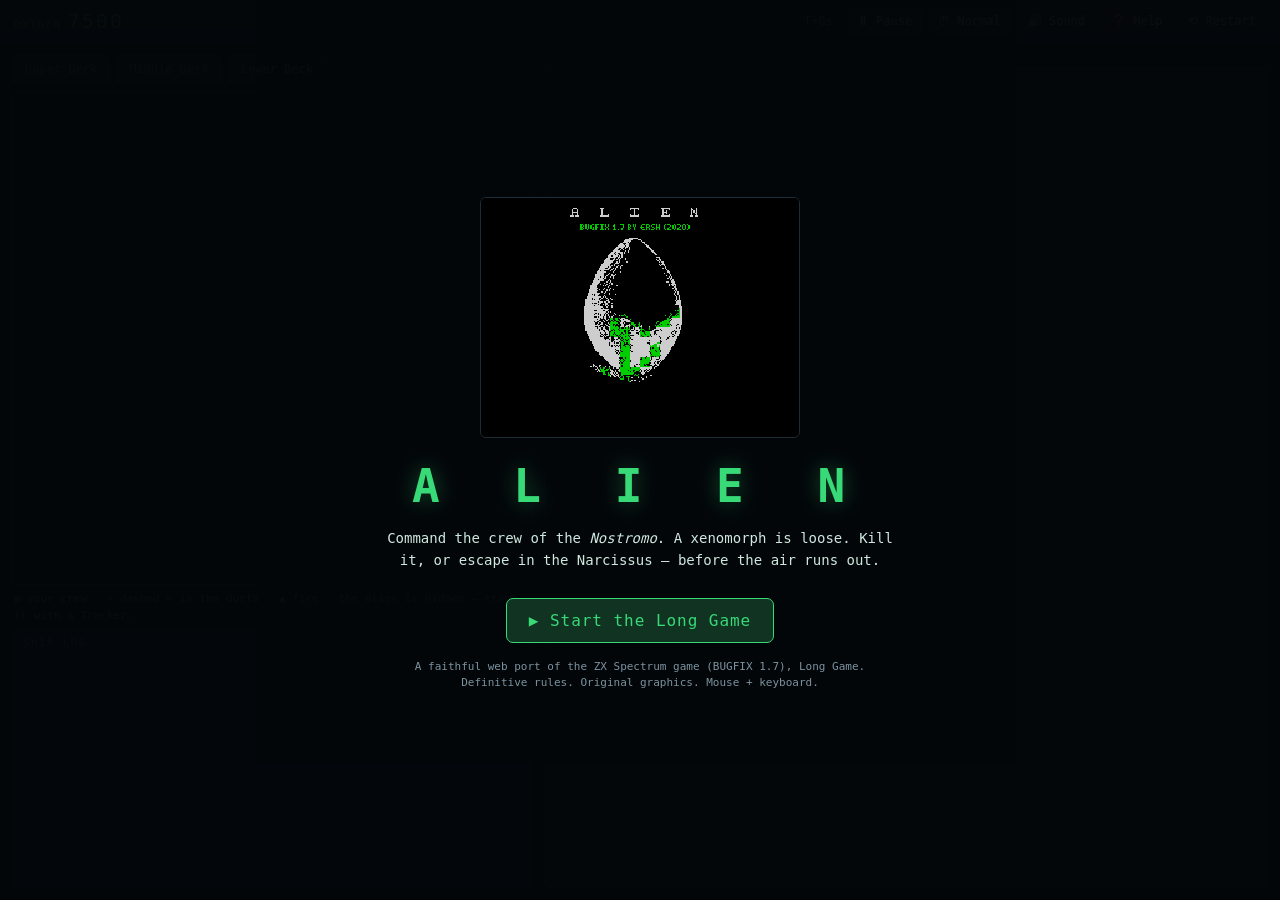
<file: web/index.html>
<!DOCTYPE html>
<html lang="en">
<head>
  <meta charset="utf-8">
  <meta name="viewport" content="width=device-width, initial-scale=1">
  <title>ALIEN — Nostromo (web port)</title>
  <link rel="stylesheet" href="style.css">
</head>
<body>
  <div id="app">
    <!-- Title / start -->
    <div id="startScreen">
      <div class="startInner">
        <canvas id="splashCanvas" class="splash"></canvas>
        <h1>A L I E N</h1>
        <p class="tag">Command the crew of the <em>Nostromo</em>. A xenomorph is loose.
           Kill it, or escape in the Narcissus — before the air runs out.</p>
        <button id="startBtn" class="bigBtn">▶ Start the Long Game</button>
        <p class="fine">A faithful web port of the ZX Spectrum game (BUGFIX 1.7), Long Game.
           Definitive rules. Original graphics. Mouse + keyboard.</p>
      </div>
    </div>

    <!-- HUD -->
    <header id="hud">
      <div class="hudBlock"><span class="hudLabel">OXYGEN</span> <span id="oxy">7500</span></div>
      <div class="hudBlock" id="destruct" hidden></div>
      <div class="hudBlock grow"><span id="alerts"></span></div>
      <div class="hudBlock"><span id="frame">T+0s</span></div>
      <div class="hudControls">
        <button id="btnPause">⏸ Pause</button>
        <button id="btnSpeed" title="Game speed">⏱ Normal</button>
        <button id="btnSound">🔊 Sound</button>
        <button id="btnHelp" title="How to play">❓ Help</button>
        <button id="btnRestart">⟲ Restart</button>
      </div>
    </header>

    <!-- Main -->
    <main id="main">
      <section id="mapPane">
        <div id="deckTabs"></div>
        <div class="mapWrap">
          <canvas id="mapCanvas"></canvas>
          <div id="encounter" hidden>
            <div class="encHead"><span id="encTitle">ALIEN ENCOUNTER</span><button id="encClose" title="hide (show the map)">✕</button></div>
            <canvas id="encCanvas" width="360" height="300"></canvas>
            <div id="encActions"></div>
            <div id="encPend" class="encPend"></div>
            <p class="encHint">It strikes every few seconds — attack, or get them out. ✕ shows the map.</p>
          </div>
          <div id="mapTip" hidden></div>
          <div id="pausedBanner" hidden>⏸ PAUSED — <kbd>Space</kbd> resumes</div>
        </div>
        <p class="maplegend">◍ your crew &nbsp; ⌁ dashed = in the ducts &nbsp; ▲ fire &nbsp; the alien is hidden — track it with a Tracker.</p>
        <section id="logPane">
          <div class="logHead">SHIP LOG</div>
          <div id="log"></div>
          <button id="logJump" hidden>▼ new messages</button>
        </section>
      </section>

      <aside id="sidebar">
        <div id="roster"></div>
        <div id="actionPanel"></div>
      </aside>
    </main>

    <!-- Tutorial (opens on the first launch; ❓ Help reopens it) -->
    <div id="tutorial" hidden>
      <div class="tutBox">
        <h2 class="tutTitle">NOSTROMO — CREW MANUAL</h2>
        <p class="tutIntro">A xenomorph is loose aboard. <strong>The game runs in real
          time</strong>: the ship — and the alien — keep moving while you think, so press
          <kbd>Space</kbd> (or the ⏸ button) to pause whenever you need to plan; you can
          still inspect the ship and give orders while paused. Give your crew one order
          at a time and <strong>kill it (15 wounds) or escape in the Narcissus
          shuttle</strong>, before the oxygen runs out.</p>
        <div class="tutGrid">
          <div class="tutCard">
            <div class="tutHead">🚶 Select &amp; move</div>
            <p>Click a crew card (or press <kbd>1</kbd>–<kbd>7</kbd>), then click a
              <em>highlighted room</em> on the map or a "Move to" chip. Each order takes a
              few seconds — a <em>dashed arrow</em> on the map shows where each crew member
              is heading, the <em>ring</em> around their marker fills as the order completes
              (⛏ ⚔ ❄ badges mark other jobs), and ✖ cancels.</p>
          </div>
          <div class="tutCard">
            <div class="tutHead">🧰 Items &amp; hands</div>
            <p>Everyone has two hands: ✋ <em>front</em> (active) and ⇄ <em>back</em> (stowed).
              <strong>Get</strong> picks an item off the floor, <strong>Leave item</strong>
              drops one, and clicking the back-hand slot swaps hands.
              <em>Only the front-hand item does anything.</em></p>
          </div>
          <div class="tutCard">
            <div class="tutHead">⚔ Fighting</div>
            <p>When the alien shares a room, <strong>ATTACK</strong> uses the front-hand
              weapon — but hurt or terrified crew won't obey. Incinerators and lasers wound
              it; extinguishers only scare it; the Net jams it once; the Harpoon Gun kills
              it… <em>along with everyone in the room</em>.</p>
          </div>
          <div class="tutCard">
            <div class="tutHead">📡 Tracking</div>
            <p>The alien is <em>hidden</em> on the map. A Tracker in the front hand beeps at
              motion in the rooms next door — and a quiet sweep steadies the crew's nerves.
              Jones the cat senses it too, once caught (corner him holding the
              <strong>Net</strong> or <strong>Cat Box</strong>).</p>
          </div>
          <div class="tutCard">
            <div class="tutHead">⛆ Air ducts</div>
            <p><strong>Remove grille</strong> opens a room's duct hatch;
              <strong>Enter the air duct</strong> crawls in (one crawler per duct).
              Ducts shortcut between decks — but an open grille is a door for the
              alien too.</p>
          </div>
          <div class="tutCard">
            <div class="tutHead">🚀 The ship</div>
            <p>Stand in the right room to work its fixture: <strong>blow an airlock</strong>
              from Corridor #6 (may eject the alien — kills everyone in the airlock),
              <strong>self-destruct</strong> in Commd Centr (5:00), fight engine fires,
              hypersleep in the Cryo Vault. To escape: get <em>every living crew member and
              Jones</em> aboard the Narcissus, then <strong>LAUNCH</strong>.</p>
          </div>
        </div>
        <p class="tutTips">💡 Armed crew are braver; watching a crewmate die breaks morale.
          Oxygen drains faster as the crew shrinks. <kbd>Space</kbd> pauses.
          And… not everyone aboard is what they seem.</p>
        <button id="tutClose" class="bigBtn">▶ Begin</button>
      </div>
    </div>

    <!-- Endgame -->
    <div id="endgame" hidden>
      <div class="endBox">
        <div id="endgameBody"></div>
        <button id="endgameRestart" class="bigBtn">⟲ Play again</button>
      </div>
    </div>
  </div>

  <!-- generated assets, then logic (data->engine), then render/ui -->
  <script src="assets/graphics.js"></script>
  <script src="src/data.js"></script>
  <script src="src/palette.js"></script>
  <script src="src/rng.js"></script>
  <script src="src/messages.js"></script>
  <script src="src/state.js"></script>
  <script src="src/init.js"></script>
  <script src="src/movement.js"></script>
  <script src="src/morale.js"></script>
  <script src="src/jones.js"></script>
  <script src="src/alienai.js"></script>
  <script src="src/android.js"></script>
  <script src="src/combat.js"></script>
  <script src="src/ship.js"></script>
  <script src="src/commands.js"></script>
  <script src="src/engine.js"></script>
  <script src="src/assets.js"></script>
  <script src="src/footprints.js"></script>
  <script src="src/render.js"></script>
  <script src="src/ui.js"></script>
</body>
</html>
</file>
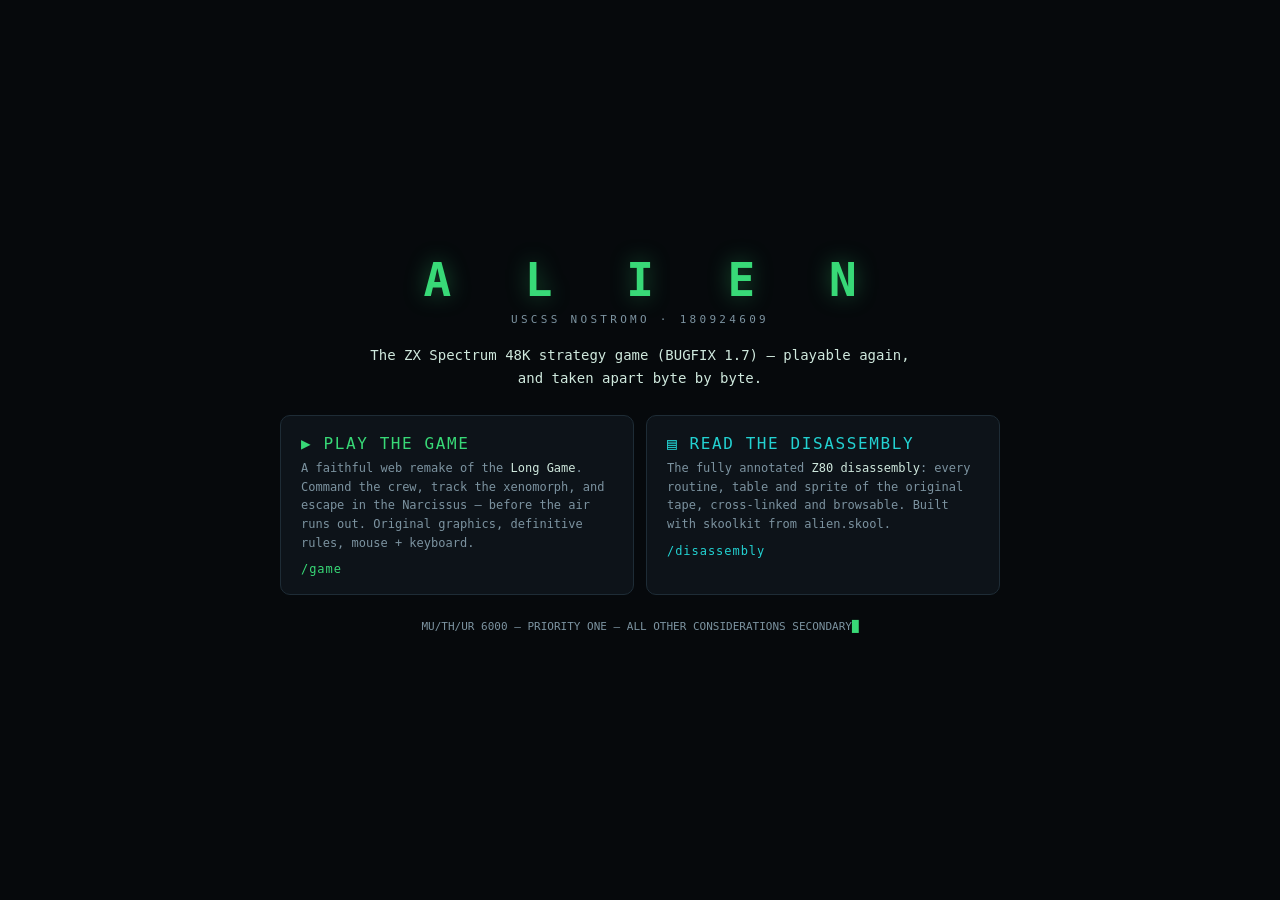
<file: landing.html>
<!DOCTYPE html>
<html lang="en">
<head>
  <meta charset="utf-8">
  <meta name="viewport" content="width=device-width, initial-scale=1">
  <title>ALIEN — Nostromo</title>
  <style>
    /* Same "ship terminal" tokens as the web port (web/style.css). */
    :root {
      --bg: #06090c; --panel: #0d1319; --panel2: #111a22; --line: #1e2c36;
      --ink: #cfe8dd; --dim: #7c93a0; --green: #38d977; --amber: #ffb020;
      --cyan: #23d2d2; --red: #ff5545;
      --mono: "SFMono-Regular", ui-monospace, "DejaVu Sans Mono", Menlo, Consolas, monospace;
    }
    * { box-sizing: border-box; }
    html, body { margin: 0; min-height: 100%; background: var(--bg); color: var(--ink);
      font-family: var(--mono); font-size: 14px; -webkit-font-smoothing: antialiased; }
    body { display: flex; align-items: center; justify-content: center; min-height: 100vh;
      padding: 24px; }

    .inner { text-align: center; max-width: 720px; }
    h1 { font-size: 46px; letter-spacing: .5em; margin: 0 0 6px; padding-left: .5em; /* recenter the tracked type */
      color: var(--green); text-shadow: 0 0 22px rgba(56, 217, 119, .4); }
    .sub { color: var(--dim); font-size: 11px; letter-spacing: .3em; text-transform: uppercase;
      margin: 0 0 18px; }
    .tag { color: var(--ink); line-height: 1.6; margin: 0 auto 26px; max-width: 560px; }

    .doors { display: grid; grid-template-columns: 1fr 1fr; gap: 12px; text-align: left; }
    @media (max-width: 620px) { .doors { grid-template-columns: 1fr; } }
    .door { display: block; background: var(--panel); border: 1px solid var(--line);
      border-radius: 10px; padding: 18px 20px; text-decoration: none; color: var(--ink);
      transition: border-color .12s ease, box-shadow .12s ease, background .12s ease; }
    .door:hover, .door:focus-visible { background: var(--panel2); outline: none; }
    .door.game:hover, .door.game:focus-visible { border-color: var(--green);
      box-shadow: 0 0 18px rgba(56, 217, 119, .3); }
    .door.dis:hover, .door.dis:focus-visible { border-color: var(--cyan);
      box-shadow: 0 0 18px rgba(35, 210, 210, .3); }
    .doorHead { font-size: 16px; letter-spacing: .1em; margin-bottom: 6px; }
    .door.game .doorHead { color: var(--green); }
    .door.dis .doorHead { color: var(--cyan); }
    .door p { margin: 0; color: var(--dim); font-size: 12px; line-height: 1.55; }
    .door p strong { color: var(--ink); font-weight: normal; }
    .go { display: inline-block; margin-top: 10px; font-size: 12px; letter-spacing: .08em; }
    .door.game .go { color: var(--green); }
    .door.dis .go { color: var(--cyan); }

    .fine { color: var(--dim); font-size: 11px; margin-top: 24px; line-height: 1.5; }
    .fine .cursor { color: var(--green); animation: blink 1s steps(2) infinite; }
    @keyframes blink { 50% { opacity: 0; } }
  </style>
</head>
<body>
  <div class="inner">
    <h1>A L I E N</h1>
    <p class="sub">USCSS Nostromo &middot; 180924609</p>
    <p class="tag">The ZX Spectrum 48K strategy game (BUGFIX 1.7) — playable again,
      and taken apart byte by byte.</p>

    <nav class="doors">
      <a class="door game" href="/game">
        <div class="doorHead">&#9654; PLAY THE GAME</div>
        <p>A faithful web remake of the <strong>Long Game</strong>. Command the crew,
          track the xenomorph, and escape in the Narcissus — before the air runs out.
          Original graphics, definitive rules, mouse&nbsp;+&nbsp;keyboard.</p>
        <span class="go">/game</span>
      </a>
      <a class="door dis" href="/disassembly">
        <div class="doorHead">&#9636; READ THE DISASSEMBLY</div>
        <p>The fully annotated <strong>Z80 disassembly</strong>: every routine, table
          and sprite of the original tape, cross-linked and browsable. Built with
          skoolkit from <code>alien.skool</code>.</p>
        <span class="go">/disassembly</span>
      </a>
    </nav>

    <p class="fine">MU/TH/UR 6000 &mdash; PRIORITY ONE &mdash; ALL OTHER CONSIDERATIONS SECONDARY<span class="cursor">&block;</span></p>
  </div>
</body>
</html>
</file>
<file: web/style.css>
/* Alien — Nostromo web port. Modern "ship terminal" shell around authentic
   upscaled ZX pixel art. */
:root {
  --bg: #06090c; --panel: #0d1319; --panel2: #111a22; --line: #1e2c36;
  --ink: #cfe8dd; --dim: #7c93a0; --green: #38d977; --amber: #ffb020;
  --cyan: #23d2d2; --red: #ff5545; --blue: #4a86ff;
  --mono: "SFMono-Regular", ui-monospace, "DejaVu Sans Mono", Menlo, Consolas, monospace;
}
* { box-sizing: border-box; }
[hidden] { display: none !important; } /* id/class display rules must not override the hidden attribute */
html, body { margin: 0; height: 100%; background: var(--bg); color: var(--ink);
  font-family: var(--mono); font-size: 14px; -webkit-font-smoothing: antialiased; }
canvas { image-rendering: pixelated; image-rendering: crisp-edges; }
button { font-family: var(--mono); cursor: pointer; }

#app { display: grid; height: 100vh; grid-template-rows: auto 1fr;
  grid-template-columns: 1fr; max-width: 1280px; margin: 0 auto; }

/* HUD */
#hud { display: flex; align-items: center; gap: 14px; padding: 8px 14px;
  background: linear-gradient(180deg, #0c141b, #080d12); border-bottom: 1px solid var(--line); }
#hud.pulse { animation: flash .18s ease; }
@keyframes flash { from { background: #16302a; } to { background: #080d12; } }
.hudBlock { display: flex; align-items: baseline; gap: 6px; white-space: nowrap; }
.hudBlock.grow { flex: 1; overflow: hidden; text-overflow: ellipsis; color: var(--amber); }
.hudLabel { color: var(--dim); font-size: 11px; letter-spacing: .12em; }
#oxy { font-size: 20px; color: var(--green); letter-spacing: .1em; }
#oxy.crit { color: var(--red); animation: blink 1s steps(2) infinite; }
@keyframes blink { 50% { opacity: .35; } }
#destruct { color: var(--red); font-weight: bold; letter-spacing: .06em; animation: blink 1s steps(2) infinite; }
#alerts { color: var(--red); font-size: 12px; }
#frame { color: var(--dim); font-size: 12px; }
.hudControls { display: flex; gap: 6px; }
.hudControls button { background: #14202a; color: var(--ink); border: 1px solid var(--line);
  border-radius: 5px; padding: 5px 9px; font-size: 12px; }
.hudControls button:hover { background: #1b2c38; border-color: var(--cyan); }

/* Main */
#main { display: grid; grid-template-columns: minmax(0, 520px) 1fr; gap: 12px; padding: 12px; min-height: 0; }
#mapPane { display: flex; flex-direction: column; min-width: 0; min-height: 0; }
#deckTabs { display: flex; gap: 6px; margin-bottom: 8px; }
.deckTab { position: relative; background: var(--panel); color: var(--dim);
  border: 1px solid var(--line); border-radius: 6px 6px 0 0; padding: 6px 12px; font-size: 12px; }
.deckTab.active { color: var(--green); border-color: var(--green); background: var(--panel2); }
.deckTab[data-count]:not([data-count="0"])::after { content: attr(data-count);
  position: absolute; top: -6px; right: -6px; background: var(--green); color: #04120a;
  border-radius: 9px; font-size: 10px; padding: 0 5px; font-weight: bold; }
.mapWrap { position: relative; background: #05080a; border: 1px solid var(--line); border-radius: 6px; overflow: hidden; flex: none; }
#mapCanvas { display: block; width: 100%; height: auto; }
#mapTip { position: absolute; z-index: 3; pointer-events: none; white-space: nowrap;
  background: rgba(8, 16, 20, .92); color: var(--ink); border: 1px solid var(--cyan);
  border-radius: 4px; padding: 2px 8px; font-size: 12px; }
#pausedBanner { position: absolute; top: 8px; left: 50%; transform: translateX(-50%);
  z-index: 4; pointer-events: none; white-space: nowrap;
  background: rgba(8, 16, 20, .92); color: var(--amber); border: 1px solid var(--amber);
  border-radius: 5px; padding: 5px 12px; font-size: 12px; letter-spacing: .08em; }
.maplegend { color: var(--dim); font-size: 11px; margin: 6px 2px; line-height: 1.5; flex: none; }

/* Encounter overlay */
#encounter { position: absolute; inset: 0; background: rgba(3, 10, 7, .96);
  display: flex; flex-direction: column; align-items: center; justify-content: center; gap: 8px; }
.encHead { display: flex; align-items: center; gap: 12px; color: var(--red); letter-spacing: .1em; }
.encHead button { background: none; border: 1px solid var(--line); color: var(--dim); border-radius: 4px; padding: 2px 8px; }
#encCanvas { border: 1px solid #1c3a2c; max-width: 90%; height: auto; }
#encActions { display: flex; flex-wrap: wrap; gap: 6px; justify-content: center; max-width: 92%; }
.encPend { color: var(--cyan); font-size: 12px; min-height: 15px; }
.encHint { color: var(--dim); font-size: 12px; }

/* Sidebar */
#sidebar { display: grid; grid-template-rows: auto 1fr; gap: 12px; min-height: 0; }
#roster { display: grid; gap: 4px; }
.crewCard { display: flex; gap: 8px; align-items: center; background: var(--panel);
  border: 1px solid var(--line); border-left: 3px solid transparent; border-radius: 6px; padding: 3px 8px; }
.crewCard:hover { border-color: var(--cyan); }
.crewCard.sel { border-left-color: var(--amber); background: var(--panel2); }
.crewCard.dead { opacity: .4; }
.crewCard.removed { opacity: .5; font-style: italic; }
.crewCard.android-down { opacity: .55; border-left-color: var(--red); }
.crewCard.danger { border-color: var(--red); border-left-color: var(--red);
  animation: danger 0.7s ease-in-out infinite; }
@keyframes danger { 0%, 100% { box-shadow: 0 0 0 rgba(255,85,69,0); background: var(--panel); }
  50% { box-shadow: 0 0 12px rgba(255,85,69,.55); background: #2a1214; } }
.portrait { width: 44px; height: 44px; image-rendering: pixelated; background: #fff; border-radius: 4px; flex: none; }
.portrait.sm { width: 22px; height: 22px; border-radius: 3px; }
.crewName { font-weight: bold; letter-spacing: .04em; min-width: 64px; }
.band { font-size: 9px; padding: 1px 6px; border-radius: 8px; letter-spacing: .04em; white-space: nowrap; }
.band.i0, .band.m0 { background: #3a1116; color: #ff8a8a; }
.band.i1, .band.m1 { background: #3a2410; color: #ffb36a; }
.band.i2, .band.m2 { background: #34320f; color: #e6e07a; }
.band.i3, .band.m3 { background: #123222; color: #8fe6b3; }
.band.m4 { background: #103828; color: #6affb0; }
.crewRoom { color: var(--cyan); font-size: 12px; }
.crewCard .crewRoom { font-size: 10px; white-space: nowrap; overflow: hidden; text-overflow: ellipsis; }
.crewOrder { color: var(--amber); font-size: 11px; flex: 1; min-width: 0; text-align: right;
  overflow: hidden; text-overflow: ellipsis; white-space: nowrap; }

/* Action panel */
#actionPanel { background: var(--panel); border: 1px solid var(--line); border-radius: 6px;
  padding: 0; display: flex; flex-direction: column; min-height: 0; }
#actionPanel > .hint { padding: 10px; }
.hint { color: var(--dim); font-size: 12px; }
.detailHead { display: flex; gap: 10px; align-items: center; padding: 8px 10px;
  border-bottom: 1px solid var(--line); flex: none; }
.detailInfo { min-width: 0; flex: 1; }
.detailInfo .crewName { color: var(--green); }
.hands { display: flex; flex-direction: column; gap: 4px; align-items: stretch; }
.handSlot { background: #14202a; color: var(--ink); border: 1px solid var(--line); border-radius: 5px;
  padding: 3px 8px; font-size: 11px; text-align: left; white-space: nowrap; }
button.handSlot:not(:disabled):hover { background: #1c2e3a; border-color: var(--cyan); }
button.handSlot:disabled { color: var(--dim); cursor: default; }
.actBody { overflow-y: auto; min-height: 0; padding: 8px 10px; flex: 1; }
.actGroup { margin-bottom: 10px; }
.actTitle { color: var(--dim); font-size: 11px; letter-spacing: .12em; text-transform: uppercase; margin-bottom: 4px; }
.act { display: block; width: 100%; text-align: left; background: #14202a; color: var(--ink);
  border: 1px solid var(--line); border-radius: 5px; padding: 6px 9px; margin: 3px 0; font-size: 13px; }
.act:hover { background: #1c2e3a; border-color: var(--cyan); }
.act.danger { border-color: #5a1e1e; color: #ffb3a8; }
.act.danger:hover { background: #2a1414; border-color: var(--red); }
.act:disabled { color: var(--dim); cursor: default; }
.act:disabled:hover { background: #14202a; border-color: var(--line); }
.chips { display: flex; flex-wrap: wrap; gap: 4px; }
.act.chip { display: inline-block; width: auto; margin: 0; padding: 4px 9px; font-size: 12px; border-radius: 10px; }
.act.chip.hl { border-color: var(--cyan); background: #16323a; }
.deckBadge { font-size: 9px; color: var(--dim); margin-left: 5px; letter-spacing: .08em; }
.pendingBar { border-top: 1px solid var(--line); background: var(--panel2); padding: 6px 10px;
  display: flex; gap: 8px; align-items: center; flex: none; }
.pendText { color: var(--amber); font-size: 12px; flex: 1; min-width: 0;
  overflow: hidden; text-overflow: ellipsis; white-space: nowrap; }
.picker { width: 100%; background: #14202a; color: var(--ink); border: 1px solid var(--line);
  border-radius: 5px; padding: 6px; margin: 3px 0; font-family: var(--mono); }

/* Log (under the map: left column = situation, right = controls) */
#logPane { position: relative; flex: 1 1 0; min-height: 110px; display: flex; flex-direction: column;
  background: #080d12; border: 1px solid var(--line); border-radius: 6px; }
.logHead { color: var(--dim); font-size: 11px; letter-spacing: .12em; padding: 5px 10px 2px; flex: none; }
#log { flex: 1; overflow-y: auto; padding: 0 10px 8px; }
.logline { padding: 1px 0; color: var(--ink); font-size: 13px; line-height: 1.45;
  border-bottom: 1px solid rgba(255,255,255,.02); }
.logline.bad { color: var(--red); }
.logline.warn { color: var(--amber); }
.logline.good { color: var(--green); }
.logT { color: var(--dim); font-size: 10px; margin-right: 6px; }
.logN { color: var(--dim); font-size: 11px; margin-left: 6px; }
#logJump { position: absolute; right: 10px; bottom: 8px; background: #14202a; color: var(--cyan);
  border: 1px solid var(--line); border-radius: 5px; padding: 4px 8px; font-size: 11px; }
#logJump:hover { background: #1b2c38; border-color: var(--cyan); }

/* Start & endgame */
#startScreen, #endgame { position: fixed; inset: 0; background: rgba(4, 7, 10, .97);
  display: flex; align-items: center; justify-content: center; z-index: 20; }
.startInner { text-align: center; max-width: 560px; padding: 24px; }
.splash { width: 320px; max-width: 90%; height: auto; border: 1px solid var(--line); border-radius: 6px; }
#startScreen h1 { font-size: 46px; letter-spacing: .5em; margin: 18px 0 6px; color: var(--green);
  text-shadow: 0 0 22px rgba(56, 217, 119, .4); }
.tag { color: var(--ink); line-height: 1.6; }
.fine { color: var(--dim); font-size: 11px; margin-top: 16px; line-height: 1.5; }
.bigBtn { background: #103322; color: var(--green); border: 1px solid var(--green); border-radius: 7px;
  padding: 12px 22px; font-size: 16px; margin-top: 12px; letter-spacing: .06em; }
.bigBtn:hover { background: #14442c; box-shadow: 0 0 18px rgba(56, 217, 119, .3); }
.endBox { text-align: center; background: var(--panel); border: 1px solid var(--line);
  border-radius: 10px; padding: 30px 40px; max-width: 520px; }

/* Tutorial (first launch + ❓ Help) */
#tutorial { position: fixed; inset: 0; background: rgba(4, 7, 10, .97);
  display: flex; align-items: center; justify-content: center; z-index: 30; }
.tutBox { background: var(--panel); border: 1px solid var(--line); border-radius: 10px;
  padding: 22px 26px; max-width: 780px; max-height: 92vh; overflow-y: auto;
  margin: 12px; text-align: center; }
.tutTitle { color: var(--green); letter-spacing: .18em; font-size: 17px; margin: 0 0 10px;
  text-shadow: 0 0 14px rgba(56, 217, 119, .35); }
.tutIntro { color: var(--ink); line-height: 1.55; font-size: 13px; margin: 0 0 14px; }
.tutIntro strong { color: var(--amber); }
.tutGrid { display: grid; grid-template-columns: 1fr 1fr; gap: 8px; text-align: left; }
.tutCard { background: var(--panel2); border: 1px solid var(--line); border-radius: 6px; padding: 8px 12px; }
.tutHead { color: var(--cyan); font-size: 12px; letter-spacing: .1em; text-transform: uppercase; margin-bottom: 4px; }
.tutCard p { margin: 0; color: var(--ink); font-size: 12px; line-height: 1.5; }
.tutCard em { color: var(--amber); font-style: normal; }
.tutCard strong { color: var(--green); font-weight: bold; }
.tutTips { color: var(--dim); font-size: 11.5px; line-height: 1.5; margin: 12px 0 0; }
kbd { background: #14202a; border: 1px solid var(--line); border-bottom-width: 2px;
  border-radius: 4px; padding: 0 5px; font-family: var(--mono); font-size: 11px; color: var(--cyan); }
@media (max-width: 700px) { .tutGrid { grid-template-columns: 1fr; } }
.endTitle { color: var(--amber); letter-spacing: .06em; margin: 0 0 14px; }
.endLine { color: var(--ink); padding: 3px 0; }
.endLine:last-of-type { color: var(--green); font-size: 18px; margin-top: 12px; font-weight: bold; }

@media (max-width: 900px) {
  #main { grid-template-columns: 1fr; }
  #app { max-width: none; height: auto; min-height: 100vh; }
  #logPane { flex: none; height: 200px; }
}
</file>
